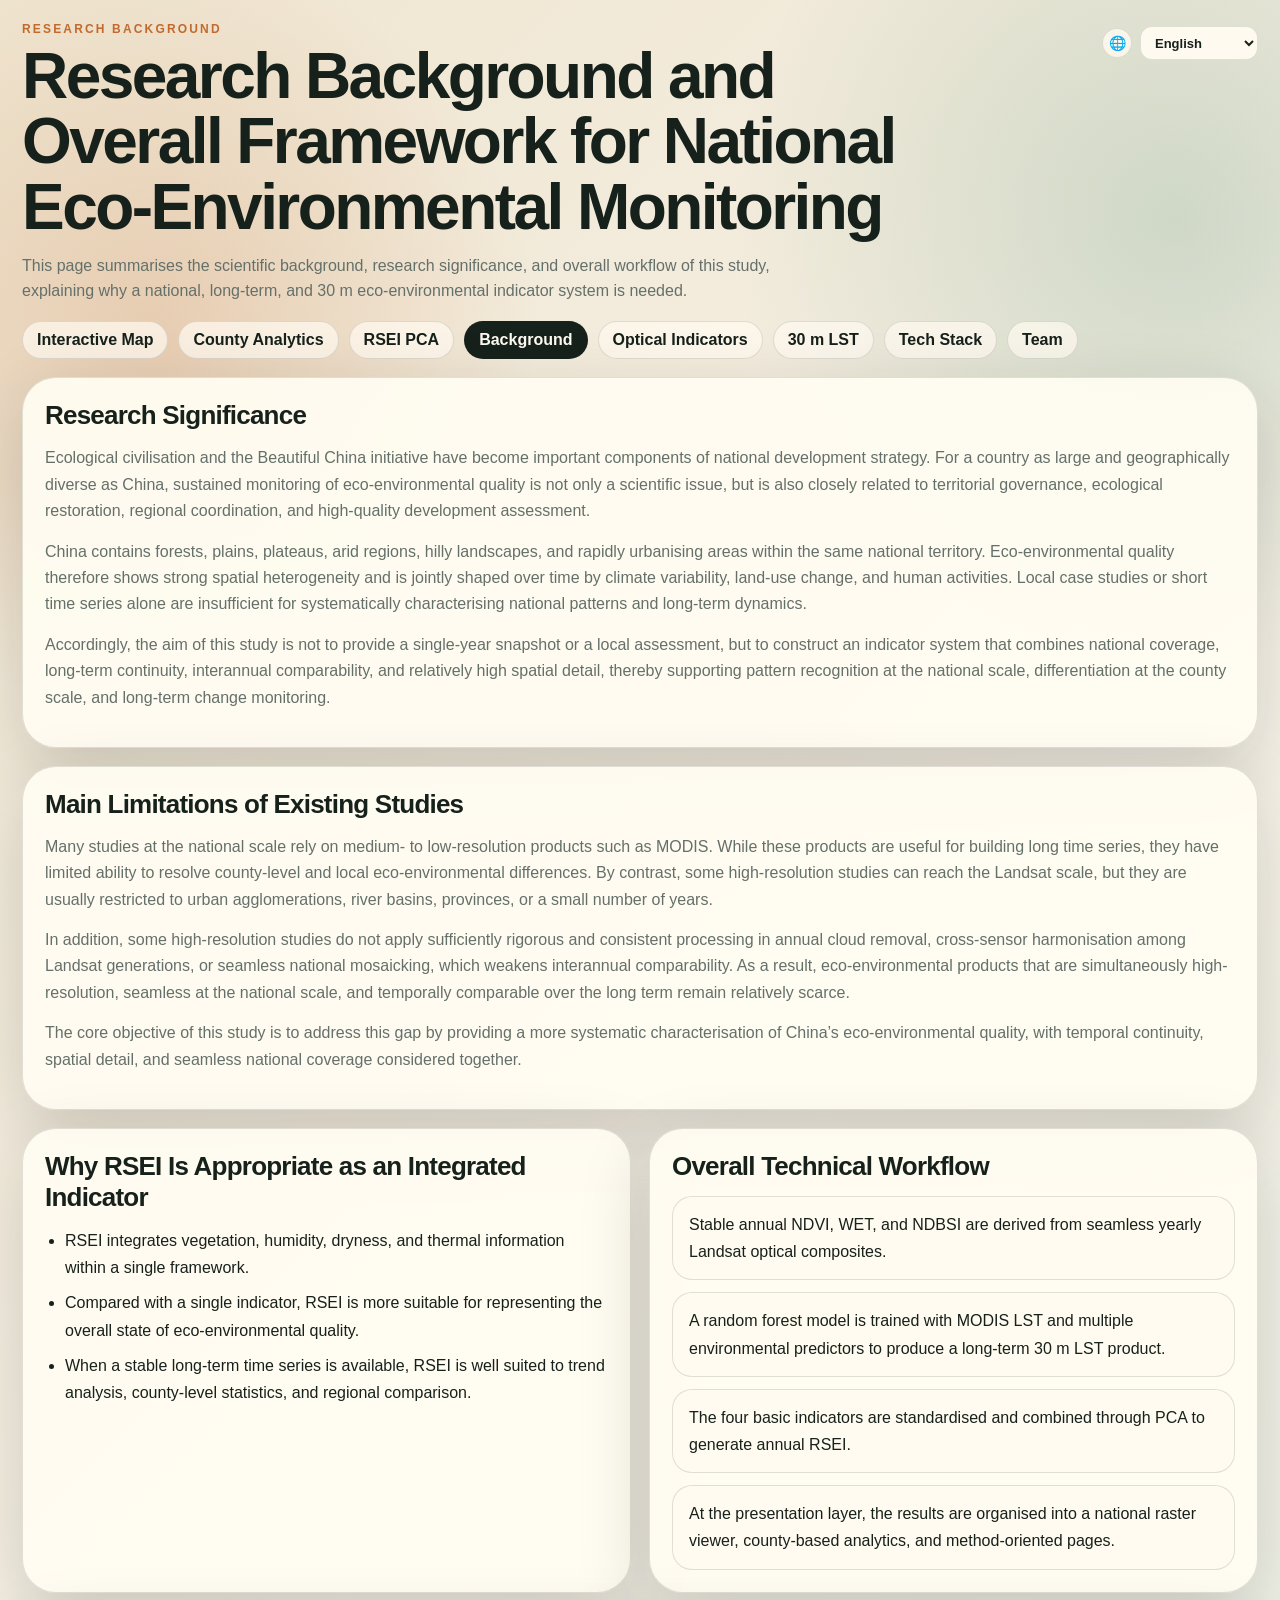
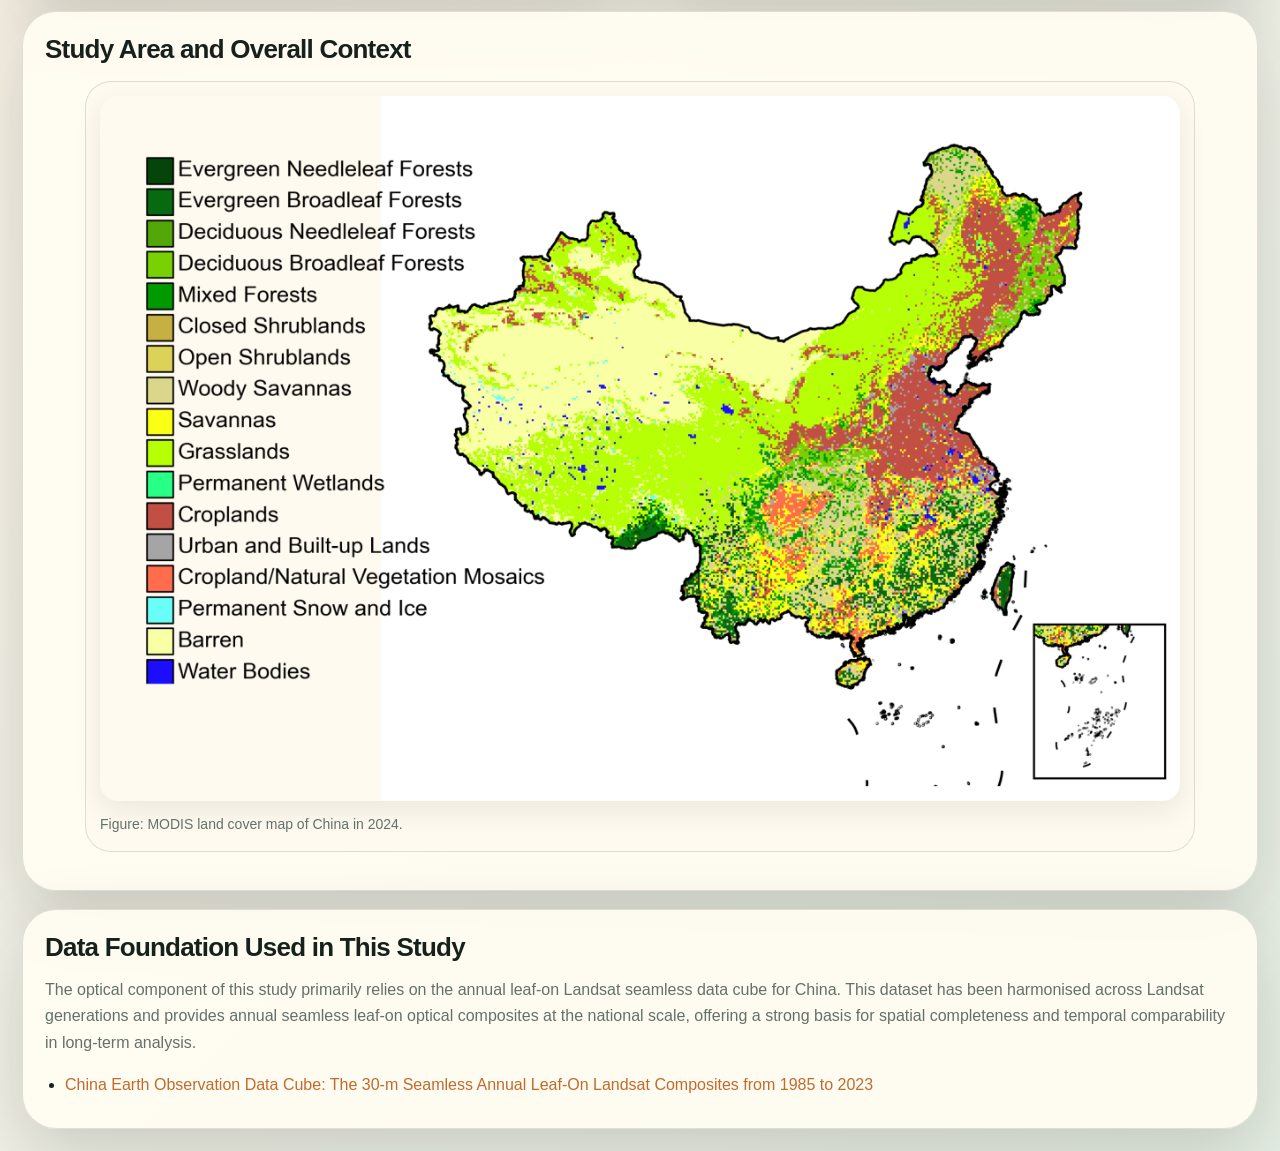
<file: website_source/web_public/background.html>
<!doctype html>
<html lang="zh-CN">
  <head>
    <meta charset="UTF-8" />
    <meta name="viewport" content="width=device-width, initial-scale=1.0" />
    <title>研究背景 | EcoEnvAtlas</title>
    <link rel="stylesheet" href="./styles.css?v=20260424f" />
  </head>
  <body>
    <main class="shell">
      <section class="hero">
        <div>
          <p class="eyebrow" id="bgEyebrow">研究背景</p>
          <h1 id="bgTitle">全国生态环境质量监测的研究背景与总体框架</h1>
          <p class="subtitle" id="bgSubtitle">
            本页概述本研究的科学背景、研究意义与总体技术路线，用于说明全国尺度、长时间序列和 30 米空间分辨率生态环境指标系统的建设逻辑。
          </p>
          <nav class="page-nav">
            <a href="../fusion.html" id="navFusion">交互地图</a>
            <a href="./analysis.html" id="navAnalysis">县域分析</a>
            <a href="./methods.html" id="navPca">RSEI PCA</a>
            <a href="./background.html" id="navBackground" aria-current="page">研究背景</a>
            <a href="./optical-indicators.html" id="navOptical">光学指标</a>
            <a href="./lst-downscaling.html" id="navLst">30 米 LST</a>
            <a href="./tech-stack.html" id="navStack">技术栈</a>
            <a href="./team.html" id="navTeam">团队成员</a>
          </nav>
        </div>
        <label class="language-control language-control-compact" title="Language">
          <span class="language-icon" aria-hidden="true">🌐</span>
          <span class="sr-only">Language</span>
          <select id="languageSelect">
            <option value="en">English</option>
            <option value="zh_hant">繁體中文</option>
            <option value="zh_cn">简体中文</option>
          </select>
        </label>
      </section>

      <section class="content-grid">
        <article class="content-card wide">
          <h2 id="bgSection1Title">研究意义</h2>
          <div class="text-block" id="bgSection1Body"></div>
        </article>

        <article class="content-card wide">
          <h2 id="bgSection2Title">现有研究的主要不足</h2>
          <div class="text-block" id="bgSection2Body"></div>
        </article>

        <article class="content-card">
          <h2 id="bgSection3Title">RSEI 作为综合指标的适用性</h2>
          <ul class="bullet-list" id="bgSection3List"></ul>
        </article>

        <article class="content-card">
          <h2 id="bgSection4Title">总体技术路线</h2>
          <div class="meta-list" id="bgSection4List"></div>
        </article>

        <article class="content-card wide">
          <h2 id="bgSection5Title">研究区与整体背景</h2>
          <figure class="figure-card">
            <img src="./assets/research/modis_landcover_2024.png" alt="MODIS landcover 2024" />
            <figcaption class="figure-caption" id="bgCaption">图为 2024 年中国 MODIS 土地覆盖图。</figcaption>
          </figure>
        </article>

        <article class="content-card wide">
          <h2 id="bgSection6Title">我们依托的数据基础</h2>
          <div class="text-block" id="bgSection6Body"></div>
          <ul class="source-list" id="bgSources"></ul>
        </article>
      </section>
    </main>

    <script src="./background.js?v=20260425a"></script>
  </body>
</html>
</file>
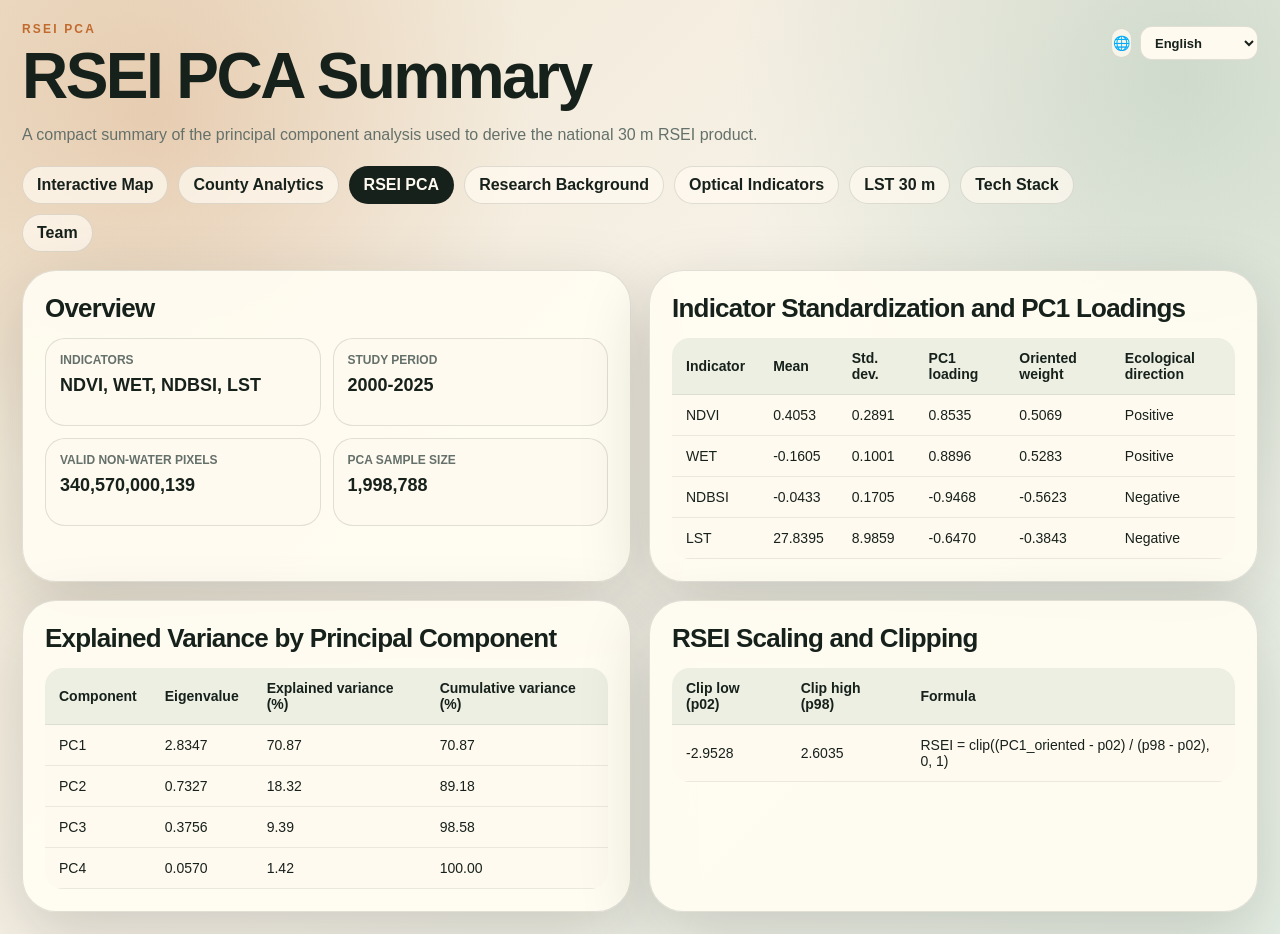
<file: website_source/web_public/methods.html>
<!doctype html>
<html lang="en">
  <head>
    <meta charset="UTF-8" />
    <meta name="viewport" content="width=device-width, initial-scale=1.0" />
    <title>RSEI PCA | China Eco-Environmental GIS</title>
    <link rel="stylesheet" href="./styles.css?v=20260424f" />
  </head>
  <body>
    <main class="shell">
      <section class="hero">
        <div>
          <p class="eyebrow" data-i18n="rseiPca">RSEI PCA</p>
          <h1 data-i18n="methodsTitle">RSEI PCA Summary</h1>
          <p class="subtitle" data-i18n="methodsSubtitle">
            A compact summary of the principal component analysis used to derive the national
            30 m RSEI product.
          </p>
          <nav class="page-nav">
            <a href="../fusion.html" data-i18n="interactiveMap">Interactive Map</a>
            <a href="./analysis.html" data-i18n="countyAnalytics">County Analytics</a>
            <a href="./methods.html" aria-current="page" data-i18n="rseiPca">RSEI PCA</a>
            <a href="./background.html" data-i18n="background">Research Background</a>
            <a href="./optical-indicators.html" data-i18n="opticalIndicators">Optical Indicators</a>
            <a href="./lst-downscaling.html" data-i18n="lst30m">LST 30 m</a>
            <a href="./tech-stack.html" data-i18n="techStack">Tech Stack</a>
            <a href="./team.html" data-i18n="team">Team</a>
          </nav>
        </div>
        <label class="language-control language-control-compact" title="Language">
          <span class="language-icon" aria-hidden="true">🌐</span>
          <span class="sr-only" data-i18n="language">Language</span>
          <select id="languageSelect">
            <option value="en">English</option>
            <option value="zh_hant">繁體中文</option>
            <option value="zh_cn">简体中文</option>
          </select>
        </label>
      </section>

      <section class="methods-grid">
        <article class="method-card">
          <h2 data-i18n="overview">Overview</h2>
          <div class="summary-grid" id="summaryGrid"></div>
        </article>

        <article class="method-card">
          <h2 data-i18n="indicatorTable">Indicator Standardization and PC1 Loadings</h2>
          <div class="table-wrap">
            <table id="loadingTable" class="data-table"></table>
          </div>
        </article>

        <article class="method-card">
          <h2 data-i18n="varianceTable">Explained Variance by Principal Component</h2>
          <div class="table-wrap">
            <table id="varianceTable" class="data-table"></table>
          </div>
        </article>

        <article class="method-card">
          <h2 data-i18n="scalingTable">RSEI Scaling and Clipping</h2>
          <div class="table-wrap">
            <table id="scalingTable" class="data-table"></table>
          </div>
          <p class="method-note" id="formulaNote"></p>
        </article>
      </section>
    </main>

    <script src="./methods.js?v=20260425a"></script>
  </body>
</html>
</file>
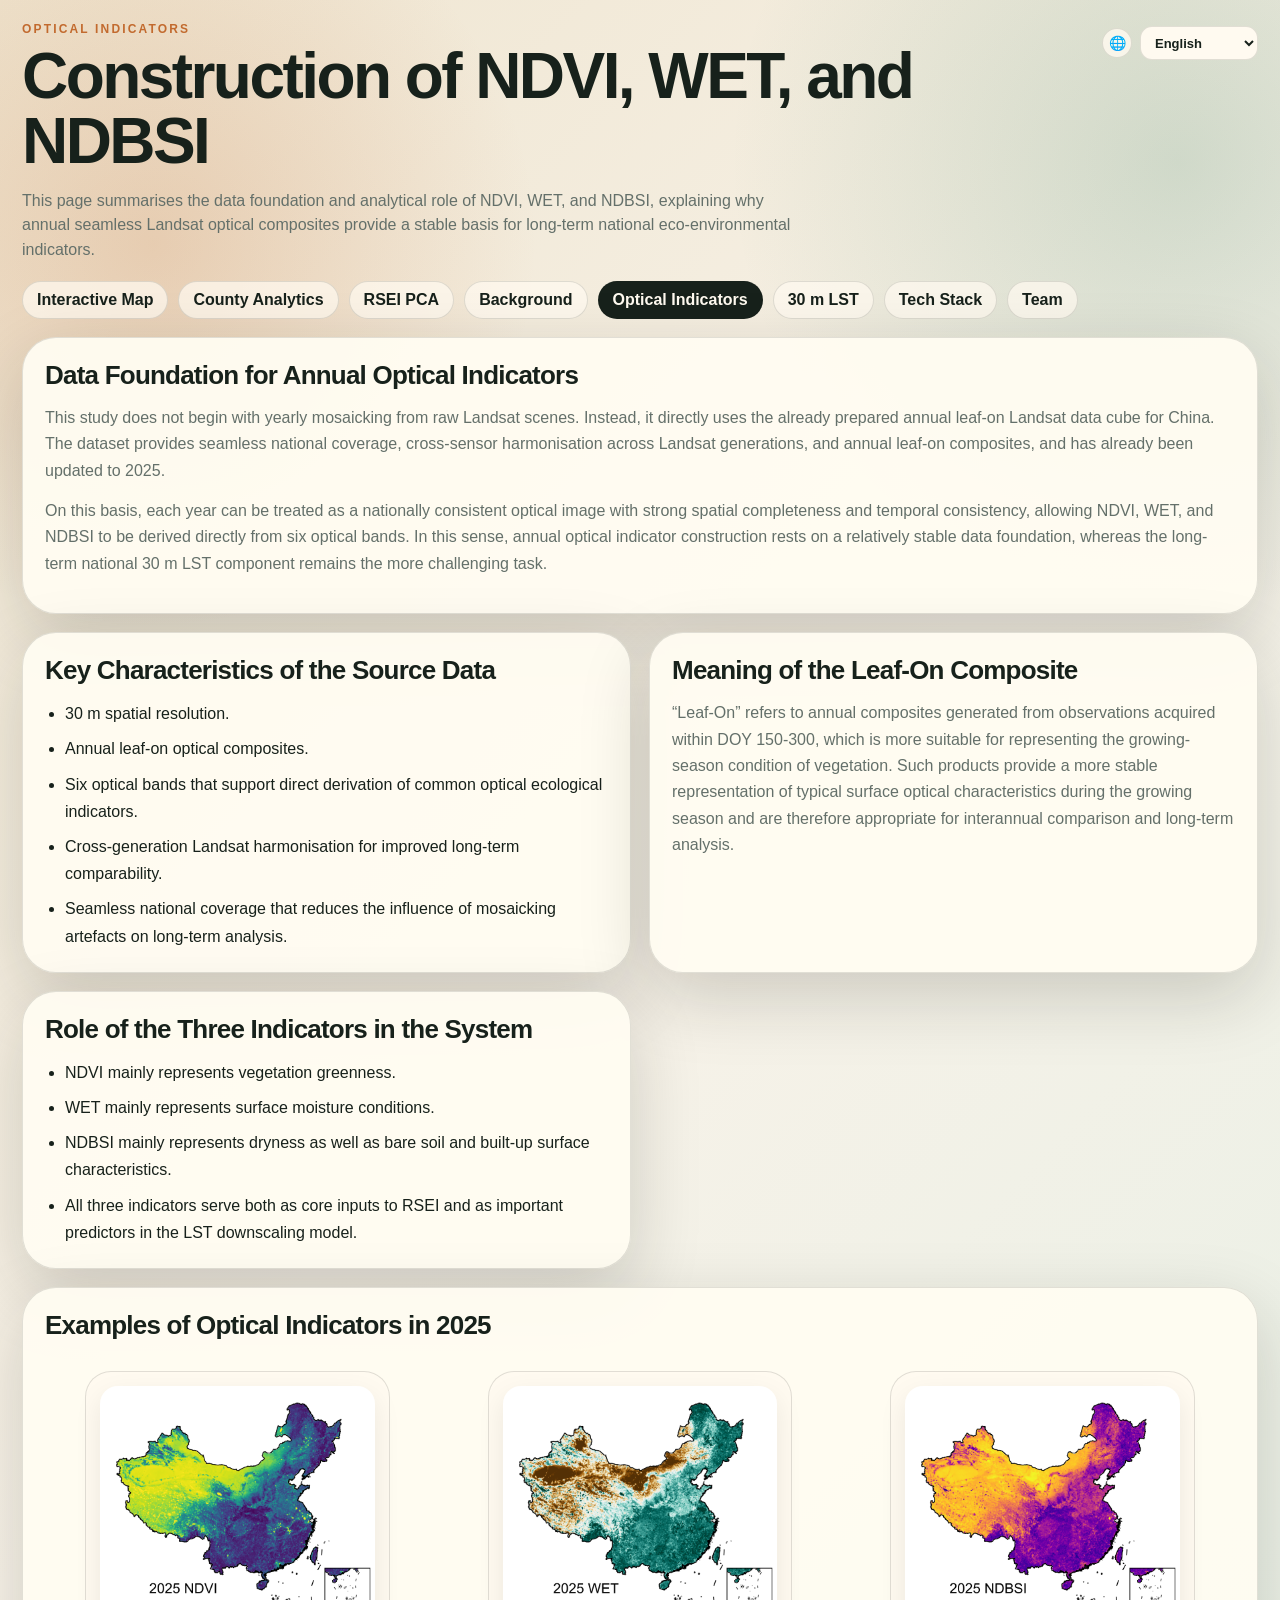
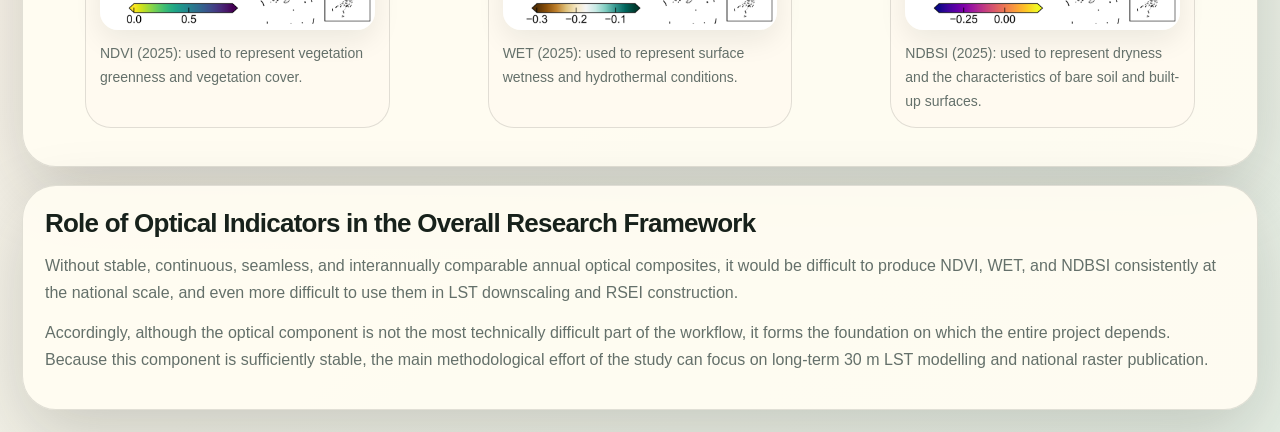
<file: website_source/web_public/optical-indicators.html>
<!doctype html>
<html lang="zh-CN">
  <head>
    <meta charset="UTF-8" />
    <meta name="viewport" content="width=device-width, initial-scale=1.0" />
    <title>光学指标 | EcoEnvAtlas</title>
    <link rel="stylesheet" href="./styles.css?v=20260424f" />
  </head>
  <body>
    <main class="shell">
      <section class="hero">
        <div>
          <p class="eyebrow" id="optEyebrow">光学指标</p>
          <h1 id="optTitle">NDVI、WET 与 NDBSI 的构建</h1>
          <p class="subtitle" id="optSubtitle">
            本页概述 NDVI、WET 与 NDBSI 的构建基础与研究作用，重点说明年度无缝 Landsat 光学合成产品为何能够为长期全国尺度生态环境指标提供稳定支撑。
          </p>
          <nav class="page-nav">
            <a href="../fusion.html" id="navFusion">交互地图</a>
            <a href="./analysis.html" id="navAnalysis">县域分析</a>
            <a href="./methods.html" id="navPca">RSEI PCA</a>
            <a href="./background.html" id="navBackground">研究背景</a>
            <a href="./optical-indicators.html" id="navOptical" aria-current="page">光学指标</a>
            <a href="./lst-downscaling.html" id="navLst">30 米 LST</a>
            <a href="./tech-stack.html" id="navStack">技术栈</a>
            <a href="./team.html" id="navTeam">团队成员</a>
          </nav>
        </div>
        <label class="language-control language-control-compact" title="Language">
          <span class="language-icon" aria-hidden="true">🌐</span>
          <span class="sr-only">Language</span>
          <select id="languageSelect">
            <option value="en">English</option>
            <option value="zh_hant">繁體中文</option>
            <option value="zh_cn">简体中文</option>
          </select>
        </label>
      </section>

      <section class="content-grid">
        <article class="content-card wide">
          <h2 id="optSection1Title">年度光学指标构建的数据基础</h2>
          <div class="text-block" id="optSection1Body"></div>
        </article>

        <article class="content-card">
          <h2 id="optSection2Title">基础数据特征</h2>
          <ul class="bullet-list" id="optSection2List"></ul>
        </article>

        <article class="content-card">
          <h2 id="optSection3Title">叶盛期合成的含义</h2>
          <div class="text-block" id="optSection3Body"></div>
        </article>

        <article class="content-card">
          <h2 id="optSection4Title">三个指标在系统中的作用</h2>
          <ul class="bullet-list" id="optSection4List"></ul>
        </article>

        <article class="content-card wide">
          <h2 id="optSection5Title">2025 年光学指标示例</h2>
          <div class="figure-grid three-up">
            <figure class="figure-card">
              <img src="./assets/research/ndvi_2025.png" alt="NDVI 2025" />
              <figcaption class="figure-caption" id="optCaption1">NDVI（2025）：用于表征植被绿度及植被覆盖状况。</figcaption>
            </figure>
            <figure class="figure-card">
              <img src="./assets/research/wet_2025.png" alt="WET 2025" />
              <figcaption class="figure-caption" id="optCaption2">WET（2025）：用于表征地表湿润度与水热条件。</figcaption>
            </figure>
            <figure class="figure-card">
              <img src="./assets/research/ndbsi_2025.png" alt="NDBSI 2025" />
              <figcaption class="figure-caption" id="optCaption3">NDBSI（2025）：用于表征干燥度以及裸地、建设用地等地表特征。</figcaption>
            </figure>
          </div>
        </article>

        <article class="content-card wide">
          <h2 id="optSection6Title">光学指标在整体研究框架中的作用</h2>
          <div class="text-block" id="optSection6Body"></div>
        </article>
      </section>
    </main>

    <script src="./optical-indicators.js?v=20260425a"></script>
  </body>
</html>
</file>
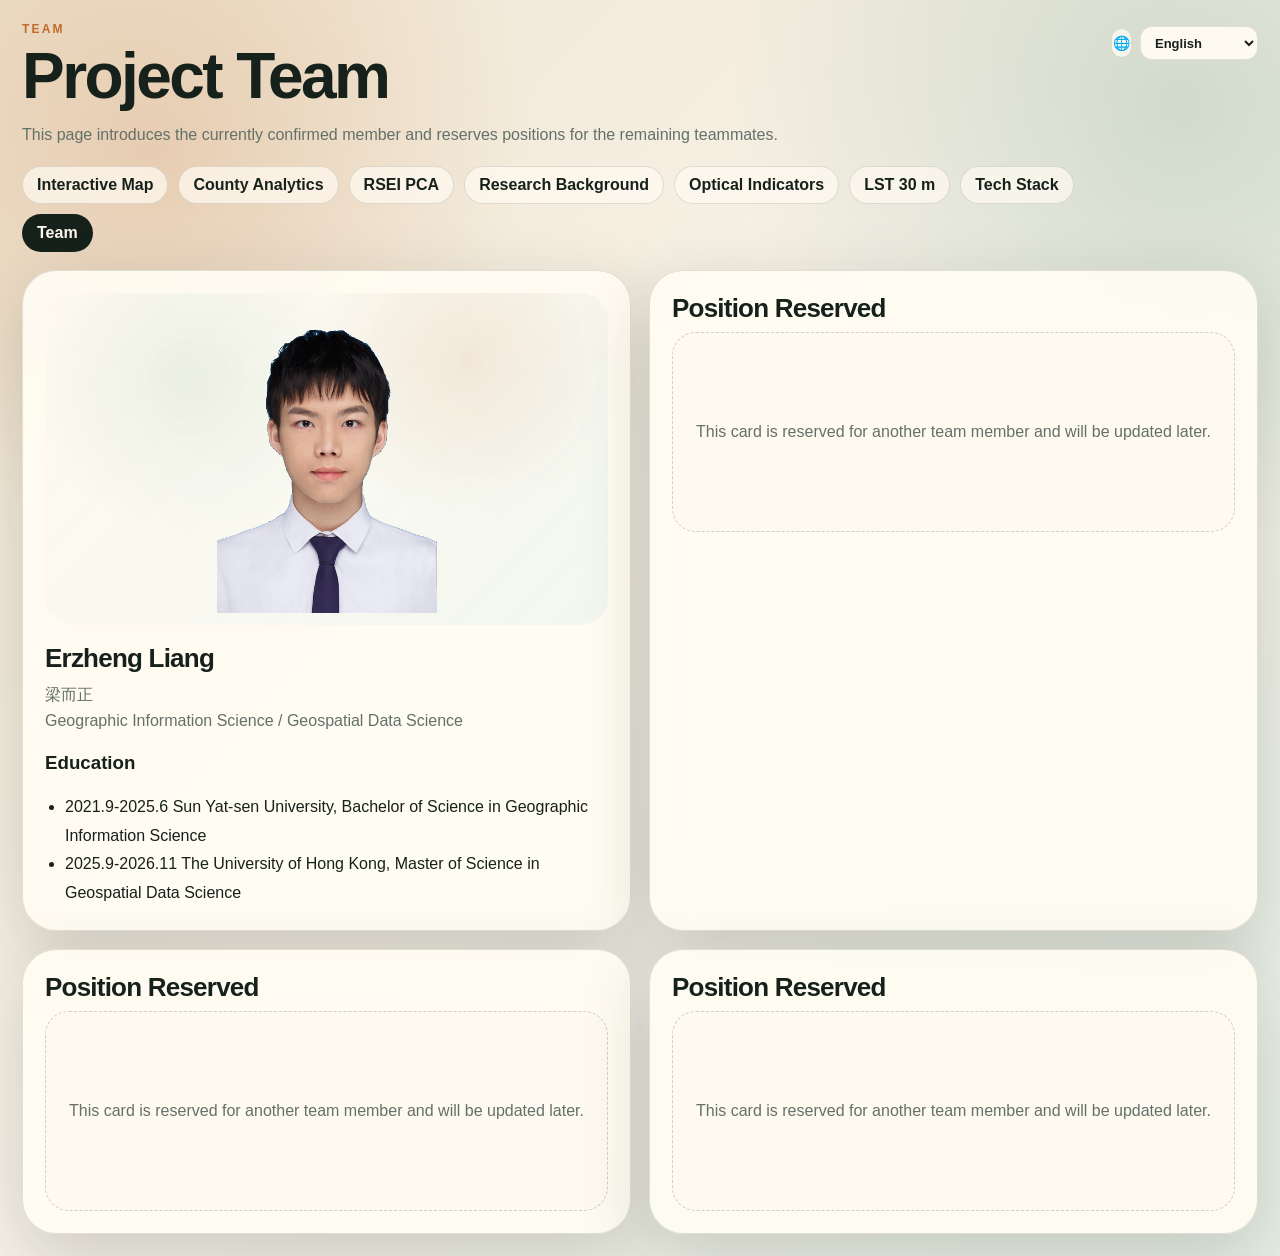
<file: website_source/web_public/team.html>
<!doctype html>
<html lang="en">
  <head>
    <meta charset="UTF-8" />
    <meta name="viewport" content="width=device-width, initial-scale=1.0" />
    <title>Team | EcoEnvAtlas</title>
    <link rel="stylesheet" href="./styles.css?v=20260424f" />
  </head>
  <body data-page="team">
    <main class="shell">
      <section class="hero">
        <div>
          <p class="eyebrow" data-i18n="eyebrow">Team</p>
          <h1 data-i18n="title">Project Team</h1>
          <p class="subtitle" data-i18n="subtitle">
            The current page lists the first confirmed team profile and reserved positions for the remaining members.
          </p>
          <nav class="page-nav">
            <a href="../fusion.html" data-i18n="interactiveMap">Interactive Map</a>
            <a href="./analysis.html" data-i18n="countyAnalytics">County Analytics</a>
            <a href="./methods.html" data-i18n="rseiPca">RSEI PCA</a>
            <a href="./background.html" data-i18n="background">Research Background</a>
            <a href="./optical-indicators.html" data-i18n="opticalIndicators">Optical Indicators</a>
            <a href="./lst-downscaling.html" data-i18n="lst30m">LST 30 m</a>
            <a href="./tech-stack.html" data-i18n="techStack">Tech Stack</a>
            <a href="./team.html" aria-current="page" data-i18n="team">Team</a>
          </nav>
        </div>
        <label class="language-control language-control-compact" title="Language">
          <span class="language-icon" aria-hidden="true">🌐</span>
          <span class="sr-only" data-i18n="language">Language</span>
          <select id="languageSelect">
            <option value="en">English</option>
            <option value="zh_hant">繁體中文</option>
            <option value="zh_cn">简体中文</option>
          </select>
        </label>
      </section>

      <section class="member-grid" id="teamGrid"></section>
    </main>

    <script src="./team.js?v=20260425a"></script>
  </body>
</html>
</file>
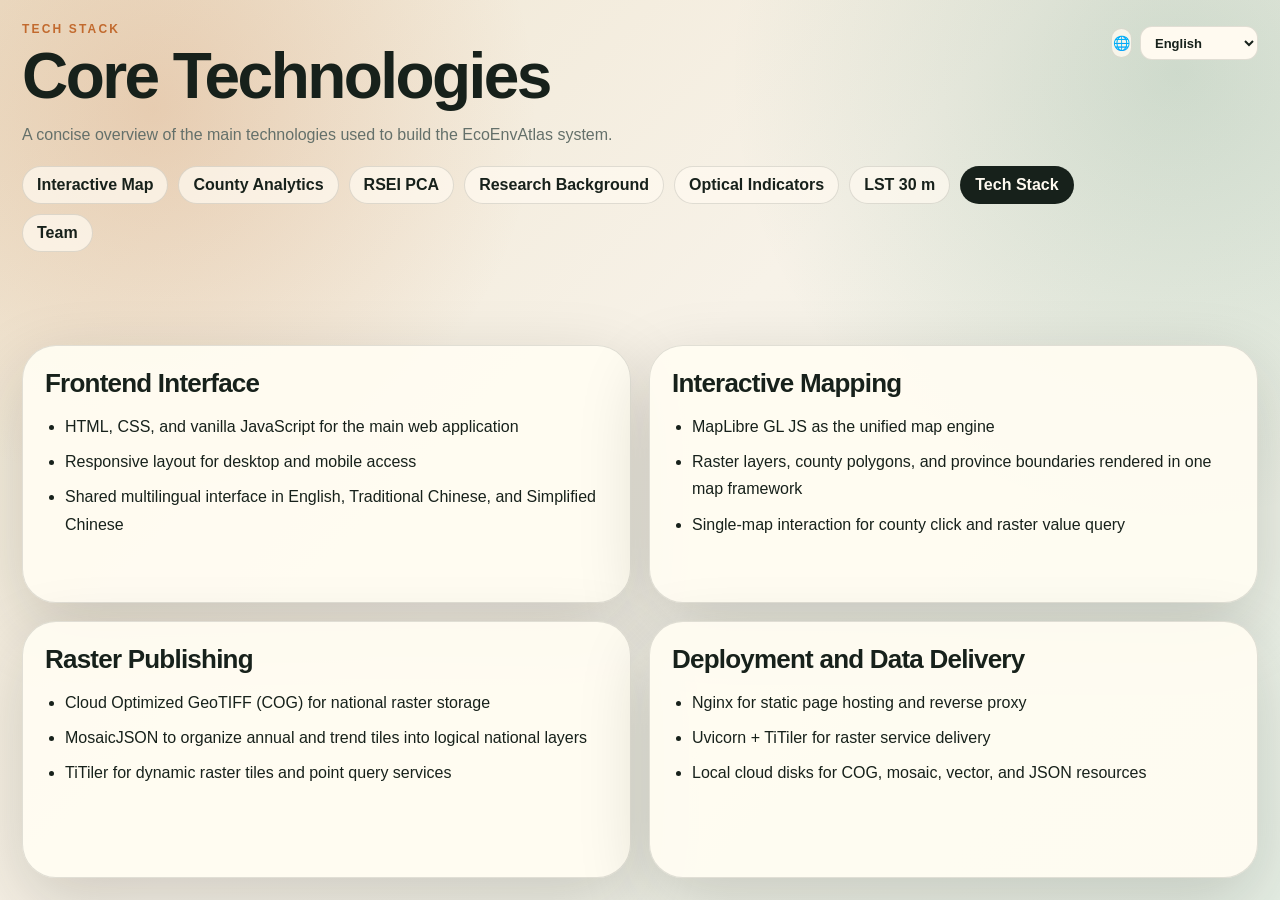
<file: website_source/web_public/tech-stack.html>
<!doctype html>
<html lang="en">
  <head>
    <meta charset="UTF-8" />
    <meta name="viewport" content="width=device-width, initial-scale=1.0" />
    <title>Tech Stack | EcoEnvAtlas</title>
    <link rel="stylesheet" href="./styles.css?v=20260424f" />
  </head>
  <body data-page="tech-stack">
    <main class="shell">
      <section class="hero">
        <div>
          <p class="eyebrow" data-i18n="eyebrow">Tech Stack</p>
          <h1 data-i18n="title">Core Technologies</h1>
          <p class="subtitle" data-i18n="subtitle">
            A concise overview of the main technologies used to build the EcoEnvAtlas system.
          </p>
          <nav class="page-nav">
            <a href="../fusion.html" data-i18n="interactiveMap">Interactive Map</a>
            <a href="./analysis.html" data-i18n="countyAnalytics">County Analytics</a>
            <a href="./methods.html" data-i18n="rseiPca">RSEI PCA</a>
            <a href="./background.html" data-i18n="background">Research Background</a>
            <a href="./optical-indicators.html" data-i18n="opticalIndicators">Optical Indicators</a>
            <a href="./lst-downscaling.html" data-i18n="lst30m">LST 30 m</a>
            <a href="./tech-stack.html" aria-current="page" data-i18n="techStack">Tech Stack</a>
            <a href="./team.html" data-i18n="team">Team</a>
          </nav>
        </div>
        <label class="language-control language-control-compact" title="Language">
          <span class="language-icon" aria-hidden="true">🌐</span>
          <span class="sr-only" data-i18n="language">Language</span>
          <select id="languageSelect">
            <option value="en">English</option>
            <option value="zh_hant">繁體中文</option>
            <option value="zh_cn">简体中文</option>
          </select>
        </label>
      </section>

      <section class="content-grid" id="stackGrid"></section>
    </main>

    <script src="./tech-stack.js?v=20260425a"></script>
  </body>
</html>
</file>
<file: website_source/web_public/styles.css>
:root {
  --ink: #17211b;
  --muted: #64706a;
  --paper: #f5f1e7;
  --panel: rgba(255, 252, 242, 0.94);
  --line: rgba(23, 33, 27, 0.13);
  --accent: #c26a2e;
  --green: #23704f;
  --blue: #22606f;
  --shadow: 0 24px 70px rgba(30, 28, 18, 0.18);
}

* {
  box-sizing: border-box;
}

body {
  margin: 0;
  min-height: 100vh;
  color: var(--ink);
  font-family: Avenir Next, Helvetica Neue, Helvetica, sans-serif;
  background:
    radial-gradient(circle at 12% 12%, rgba(194, 106, 46, 0.22), transparent 24rem),
    radial-gradient(circle at 92% 8%, rgba(35, 112, 79, 0.18), transparent 28rem),
    linear-gradient(135deg, #efe5d0 0%, #f7f2e8 48%, #e6efe5 100%);
}

body.embed-mode {
  background: transparent;
}

.shell {
  display: grid;
  gap: 18px;
  min-height: 100vh;
  padding: 22px;
}

body.embed-mode .shell {
  min-height: 100vh;
  padding: 0;
}

body.embed-mode .hero,
body.embed-mode .controls {
  display: none;
}

body.embed-mode .workspace {
  height: 100vh;
  min-height: 100vh;
}

body.embed-mode .map-wrap,
body.embed-mode .panel {
  border-radius: 0;
  box-shadow: none;
}

.hero {
  display: flex;
  align-items: stretch;
  justify-content: space-between;
  gap: 22px;
}

.language-control {
  align-self: start;
  min-width: 150px;
}

.sr-only {
  position: absolute;
  width: 1px;
  height: 1px;
  padding: 0;
  margin: -1px;
  overflow: hidden;
  clip: rect(0, 0, 0, 0);
  white-space: nowrap;
  border: 0;
}

.eyebrow {
  margin: 0 0 8px;
  color: var(--accent);
  font-size: 12px;
  font-weight: 800;
  letter-spacing: 0.18em;
  text-transform: uppercase;
}

h1 {
  margin: 0;
  max-width: 960px;
  font-family: Avenir Next, Helvetica Neue, Helvetica, Arial, sans-serif;
  font-weight: 900;
  font-size: clamp(32px, 5vw, 64px);
  line-height: 1.02;
  letter-spacing: -0.04em;
}

.subtitle {
  max-width: 780px;
  margin: 14px 0 0;
  color: var(--muted);
  font-size: 16px;
  line-height: 1.55;
}

.page-nav {
  display: flex;
  flex-wrap: wrap;
  gap: 10px;
  margin-top: 18px;
}

.page-nav a {
  display: inline-flex;
  align-items: center;
  min-height: 38px;
  padding: 0 14px;
  border: 1px solid var(--line);
  border-radius: 999px;
  color: var(--ink);
  background: rgba(255, 250, 240, 0.72);
  font-weight: 800;
  text-decoration: none;
}

.page-nav a[aria-current="page"] {
  color: #fffaf0;
  background: var(--ink);
}

.status-card {
  min-width: 170px;
  padding: 18px;
  border: 1px solid var(--line);
  border-radius: 26px;
  background: var(--panel);
  box-shadow: var(--shadow);
}

.status-card span,
.status-card small {
  display: block;
  color: var(--muted);
  font-size: 13px;
}

.status-card strong {
  display: block;
  margin-top: 12px;
  font-family: Avenir Next, Helvetica Neue, Helvetica, Arial, sans-serif;
  font-weight: 900;
  font-size: 44px;
  line-height: 1;
}

.controls {
  display: grid;
  grid-template-columns: minmax(170px, 220px) minmax(220px, 1fr) 72px minmax(170px, 220px);
  gap: 12px;
  align-items: end;
  padding: 14px;
  border: 1px solid var(--line);
  border-radius: 26px;
  background: rgba(255, 252, 242, 0.72);
  backdrop-filter: blur(12px);
}

label {
  display: grid;
  gap: 8px;
  color: var(--muted);
  font-size: 13px;
  font-weight: 800;
  letter-spacing: 0.08em;
  text-transform: uppercase;
}

.language-control-compact {
  align-self: start;
  justify-self: end;
  display: inline-flex;
  align-items: center;
  gap: 8px;
  min-width: 0;
  margin-top: 4px;
  color: var(--muted);
  letter-spacing: normal;
  text-transform: none;
}

.language-icon {
  display: inline-flex;
  align-items: center;
  justify-content: center;
  width: 30px;
  height: 30px;
  border: 1px solid var(--line);
  border-radius: 999px;
  background: rgba(255, 250, 240, 0.82);
  font-size: 14px;
}

select,
input[type="range"],
output {
  width: 100%;
}

select,
output {
  min-height: 42px;
  border: 1px solid var(--line);
  border-radius: 16px;
  padding: 0 13px;
  color: var(--ink);
  background: #fffaf0;
  font: inherit;
  font-size: 17px;
  font-weight: 800;
}

.language-control-compact select {
  width: auto;
  min-width: 118px;
  min-height: 34px;
  padding: 0 10px;
  border-radius: 12px;
  font-size: 13px;
  font-weight: 700;
}

output {
  display: grid;
  place-items: center;
  font-size: 17px;
  font-weight: 800;
}

input[type="range"] {
  accent-color: var(--green);
}

input[type="range"]:disabled {
  cursor: not-allowed;
  opacity: 0.28;
  filter: grayscale(0.7);
}

.year-output-disabled {
  opacity: 0.45;
}

.workspace {
  display: grid;
  grid-template-columns: minmax(0, 1.35fr) minmax(360px, 0.65fr);
  gap: 18px;
  height: min(max(440px, calc(100svh - 260px)), 620px);
  min-height: 440px;
}

.map-wrap,
.panel {
  border: 1px solid var(--line);
  border-radius: 34px;
  background: var(--panel);
  box-shadow: var(--shadow);
}

.map-wrap {
  position: relative;
  overflow: hidden;
}

#map {
  height: 100%;
  min-height: 0;
  background: #edf0ea;
}

.legend {
  position: absolute;
  z-index: 600;
  right: 18px;
  bottom: 18px;
  width: 230px;
  padding: 14px;
  border: 1px solid rgba(255, 255, 255, 0.66);
  border-radius: 20px;
  background: rgba(255, 252, 242, 0.9);
  box-shadow: 0 12px 38px rgba(16, 31, 22, 0.18);
  color: var(--muted);
  font-size: 12px;
}

.legend-ramp {
  height: 12px;
  margin: 8px 0;
  border-radius: 999px;
}

.legend-row {
  display: flex;
  justify-content: space-between;
}

.panel {
  display: grid;
  grid-template-rows: auto auto minmax(300px, 1fr);
  padding: 22px;
  overflow-x: hidden;
  overflow-y: auto;
  overscroll-behavior: contain;
  scrollbar-gutter: stable;
}

.panel h2 {
  margin: 0;
  font-family: Avenir Next, Helvetica Neue, Helvetica, Arial, sans-serif;
  font-weight: 900;
  font-size: 32px;
  letter-spacing: -0.04em;
}

#selectedMeta {
  margin: 8px 0 0;
  color: var(--muted);
}

.stats-grid {
  display: grid;
  grid-template-columns: repeat(2, 1fr);
  gap: 10px;
  margin: 18px 0;
}

.stats-grid div {
  padding: 14px;
  border: 1px solid var(--line);
  border-radius: 20px;
  background: #fffaf0;
}

.stats-grid span {
  display: block;
  color: var(--muted);
  font-size: 12px;
  font-weight: 800;
  text-transform: uppercase;
}

.stats-grid strong {
  display: block;
  margin-top: 6px;
  font-size: 18px;
}

#chart {
  min-height: 340px;
}

.leaflet-tooltip {
  font-family: Avenir Next, Helvetica Neue, Helvetica, Arial, sans-serif;
  font-weight: 800;
}

.leaflet-control-attribution {
  display: none;
}

#map,
.leaflet-container,
.leaflet-pane,
.leaflet-pane canvas,
.leaflet-pane svg,
.leaflet-tile,
.leaflet-interactive {
  user-select: none;
  -webkit-user-select: none;
  -webkit-user-drag: none;
}

.leaflet-container:focus,
.leaflet-interactive:focus {
  outline: none !important;
}

.leaflet-control-zoom {
  overflow: hidden;
  border: 1px solid rgba(23, 33, 27, 0.16) !important;
  border-radius: 16px !important;
  box-shadow: 0 10px 30px rgba(16, 31, 22, 0.18) !important;
}

.leaflet-control-zoom a {
  width: 38px !important;
  height: 38px !important;
  border: 0 !important;
  color: var(--ink) !important;
  background: rgba(255, 252, 242, 0.94) !important;
  line-height: 38px !important;
}

.leaflet-control-zoom a:first-child {
  border-bottom: 1px solid var(--line) !important;
}

.leaflet-top.leaflet-left .leaflet-control {
  margin-top: 18px;
  margin-left: 18px;
}

.analytics-grid {
  display: grid;
  grid-template-columns: minmax(0, 1fr) minmax(0, 1fr);
  gap: 18px;
}

.analytics-card {
  min-height: 470px;
  padding: 22px;
  border: 1px solid var(--line);
  border-radius: 34px;
  background: var(--panel);
  box-shadow: var(--shadow);
}

.analytics-card.wide {
  grid-column: 1 / -1;
}

.analytics-card h2 {
  margin: 0 0 12px;
  font-family: Avenir Next, Helvetica Neue, Helvetica, Arial, sans-serif;
  font-weight: 900;
  font-size: 28px;
  letter-spacing: -0.04em;
}

.chart-box {
  width: 100%;
  height: 420px;
}

.chart-box-province {
  height: 560px;
}

.methods-grid {
  display: grid;
  grid-template-columns: repeat(2, minmax(0, 1fr));
  gap: 18px;
}

.content-grid {
  display: grid;
  grid-template-columns: repeat(2, minmax(0, 1fr));
  gap: 18px;
}

.content-card {
  min-height: 220px;
  padding: 22px;
  border: 1px solid var(--line);
  border-radius: 34px;
  background: var(--panel);
  box-shadow: var(--shadow);
}

.content-card.wide {
  grid-column: 1 / -1;
}

.content-card h2 {
  margin: 0 0 14px;
  font-family: Avenir Next, Helvetica Neue, Helvetica, Arial, sans-serif;
  font-size: 26px;
  font-weight: 900;
  letter-spacing: -0.03em;
}

.content-card p {
  margin: 0 0 12px;
  color: var(--muted);
  line-height: 1.65;
}

.bullet-list {
  margin: 0;
  padding-left: 20px;
  color: var(--ink);
  line-height: 1.7;
}

.bullet-list li + li {
  margin-top: 8px;
}

.text-block {
  color: var(--ink);
  line-height: 1.85;
}

.text-block p {
  margin: 0 0 14px;
}

.figure-grid {
  display: grid;
  grid-template-columns: repeat(2, minmax(0, 1fr));
  gap: 18px;
}

.figure-grid.three-up {
  grid-template-columns: repeat(3, minmax(0, 1fr));
}

.figure-card {
  padding: 14px;
  border: 1px solid var(--line);
  border-radius: 26px;
  background: rgba(255, 250, 240, 0.92);
}

.figure-card img {
  width: 100%;
  height: auto;
  display: block;
  border-radius: 18px;
  box-shadow: 0 10px 28px rgba(16, 31, 22, 0.08);
}

.figure-caption {
  margin: 12px 0 0;
  color: var(--muted);
  line-height: 1.7;
  font-size: 14px;
}

.meta-list {
  display: grid;
  gap: 12px;
}

.meta-item {
  padding: 14px 16px;
  border: 1px solid var(--line);
  border-radius: 20px;
  background: rgba(255, 250, 240, 0.82);
  line-height: 1.7;
}

.mini-table {
  width: 100%;
  border-collapse: collapse;
  background: #fffaf0;
  border-radius: 18px;
  overflow: hidden;
}

.mini-table th,
.mini-table td {
  padding: 12px 14px;
  border-bottom: 1px solid rgba(23, 33, 27, 0.08);
  text-align: left;
  font-size: 14px;
  vertical-align: top;
}

.mini-table th {
  background: rgba(35, 112, 79, 0.08);
  font-weight: 900;
}

.source-list {
  margin: 10px 0 0;
  padding-left: 20px;
  line-height: 1.9;
}

.source-list a {
  color: var(--accent);
  text-decoration: none;
}

.source-list a:hover {
  text-decoration: underline;
}

.member-grid {
  display: grid;
  grid-template-columns: repeat(2, minmax(0, 1fr));
  gap: 18px;
}

.member-card {
  min-height: 260px;
  padding: 22px;
  border: 1px solid var(--line);
  border-radius: 34px;
  background: var(--panel);
  box-shadow: var(--shadow);
}

.member-card h2 {
  margin: 0 0 8px;
  font-family: Avenir Next, Helvetica Neue, Helvetica, Arial, sans-serif;
  font-size: 26px;
  font-weight: 900;
  letter-spacing: -0.03em;
}

.member-subtitle {
  margin: 0 0 14px;
  color: var(--muted);
  line-height: 1.6;
}

.member-photo-wrap {
  display: flex;
  justify-content: center;
  margin-bottom: 18px;
  padding: 12px;
  border-radius: 28px;
  background:
    radial-gradient(circle at 25% 25%, rgba(35, 112, 79, 0.08), transparent 10rem),
    radial-gradient(circle at 75% 20%, rgba(194, 106, 46, 0.12), transparent 10rem),
    linear-gradient(135deg, rgba(255,250,240,0.98), rgba(242,247,239,0.92));
}

.member-photo {
  width: min(100%, 220px);
  height: auto;
  display: block;
}

.member-placeholder {
  display: grid;
  place-items: center;
  min-height: 200px;
  border: 1px dashed rgba(23, 33, 27, 0.2);
  border-radius: 24px;
  color: var(--muted);
  text-align: center;
  line-height: 1.7;
  background: rgba(255, 250, 240, 0.72);
}

.education-list {
  margin: 12px 0 0;
  padding-left: 20px;
  line-height: 1.8;
}

.method-card {
  min-height: 280px;
  padding: 22px;
  border: 1px solid var(--line);
  border-radius: 34px;
  background: var(--panel);
  box-shadow: var(--shadow);
}

.method-card h2 {
  margin: 0 0 14px;
  font-family: Avenir Next, Helvetica Neue, Helvetica, Arial, sans-serif;
  font-size: 26px;
  font-weight: 900;
  letter-spacing: -0.03em;
}

.summary-grid {
  display: grid;
  grid-template-columns: repeat(2, minmax(0, 1fr));
  gap: 12px;
}

.summary-item {
  min-height: 88px;
  padding: 14px;
  border: 1px solid var(--line);
  border-radius: 20px;
  background: #fffaf0;
}

.summary-item span {
  display: block;
  margin-bottom: 6px;
  color: var(--muted);
  font-size: 12px;
  font-weight: 800;
  text-transform: uppercase;
}

.summary-item strong {
  font-family: Avenir Next, Helvetica Neue, Helvetica, Arial, sans-serif;
  font-size: 18px;
  line-height: 1.4;
}

.table-wrap {
  overflow-x: auto;
}

.data-table {
  width: 100%;
  border-collapse: collapse;
  background: #fffaf0;
  border-radius: 18px;
  overflow: hidden;
}

.data-table th,
.data-table td {
  padding: 12px 14px;
  border-bottom: 1px solid rgba(23, 33, 27, 0.08);
  text-align: left;
  font-size: 14px;
}

.data-table th {
  background: rgba(35, 112, 79, 0.08);
  font-weight: 900;
}

.method-note {
  margin: 14px 0 0;
  color: var(--muted);
  line-height: 1.6;
}

.method-note:empty {
  display: none;
}

@media (max-width: 1000px) {
  .hero {
    grid-template-columns: 1fr;
    display: grid;
  }

  .controls {
    grid-template-columns: 1fr 1fr;
  }

  #map {
    min-height: 0;
  }

  .analytics-grid {
    grid-template-columns: 1fr;
  }

  .methods-grid {
    grid-template-columns: 1fr;
  }

  .content-grid,
  .member-grid,
  .figure-grid,
  .figure-grid.three-up {
    grid-template-columns: 1fr;
  }
}

@media (max-width: 760px) {
  .workspace {
    grid-template-columns: 1fr;
    height: auto;
    min-height: 0;
  }

  .language-control-compact {
    justify-self: start;
  }
}

@media (max-width: 640px) {
  .shell {
    padding: 12px;
  }

  .controls {
    grid-template-columns: 1fr;
  }

  #map {
    min-height: 360px;
    height: 48vh;
  }

  .legend {
    right: 10px;
    bottom: 10px;
    width: min(220px, calc(100% - 20px));
    padding: 10px;
  }

  .panel {
    padding: 16px;
  }

  .stats-grid {
    grid-template-columns: 1fr 1fr;
  }

  #chart {
    min-height: 280px;
  }

  .summary-grid {
    grid-template-columns: 1fr;
  }

  .method-card,
  .content-card,
  .member-card {
    padding: 16px;
  }

  .method-card h2,
  .content-card h2,
  .member-card h2 {
    font-size: 22px;
  }

  .data-table th,
  .data-table td {
    padding: 10px 12px;
    font-size: 12px;
  }

  .mini-table th,
  .mini-table td {
    padding: 10px 12px;
    font-size: 12px;
  }

  .summary-item {
    min-height: 0;
  }
}
</file>
